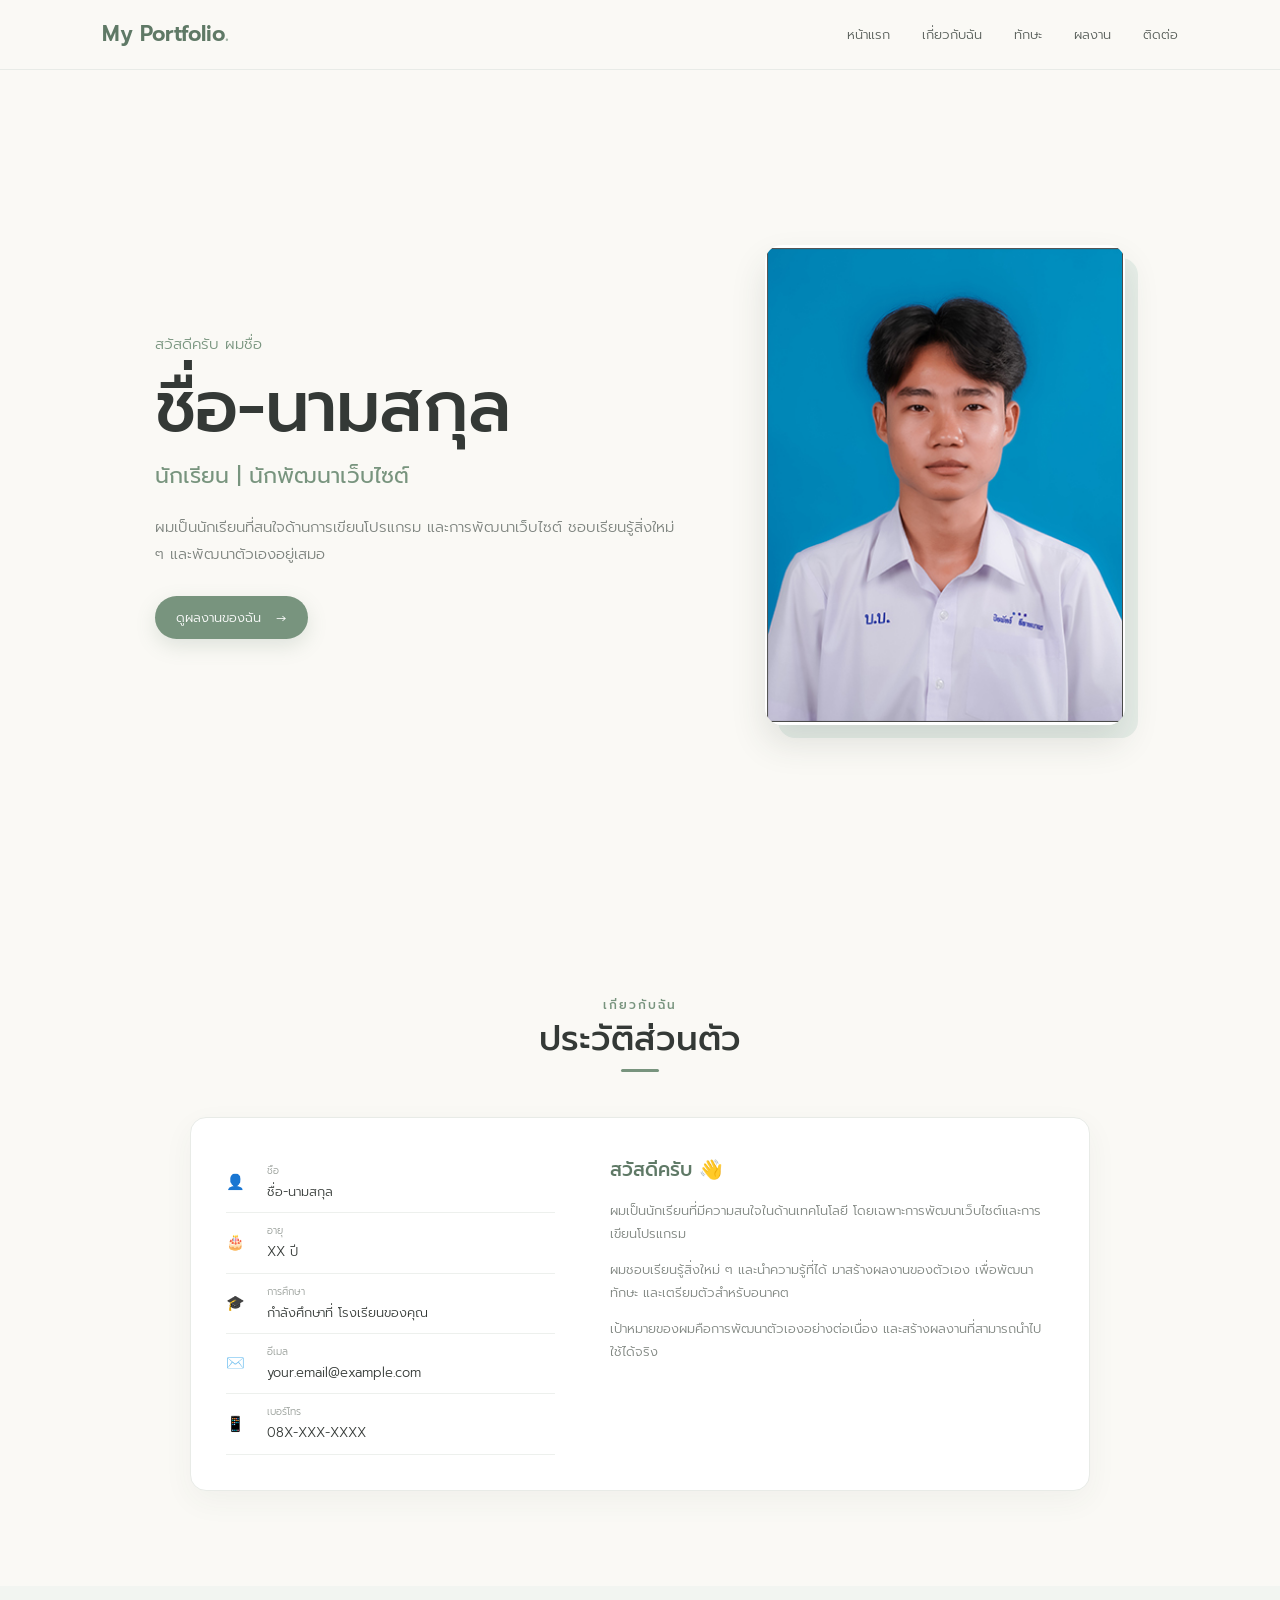
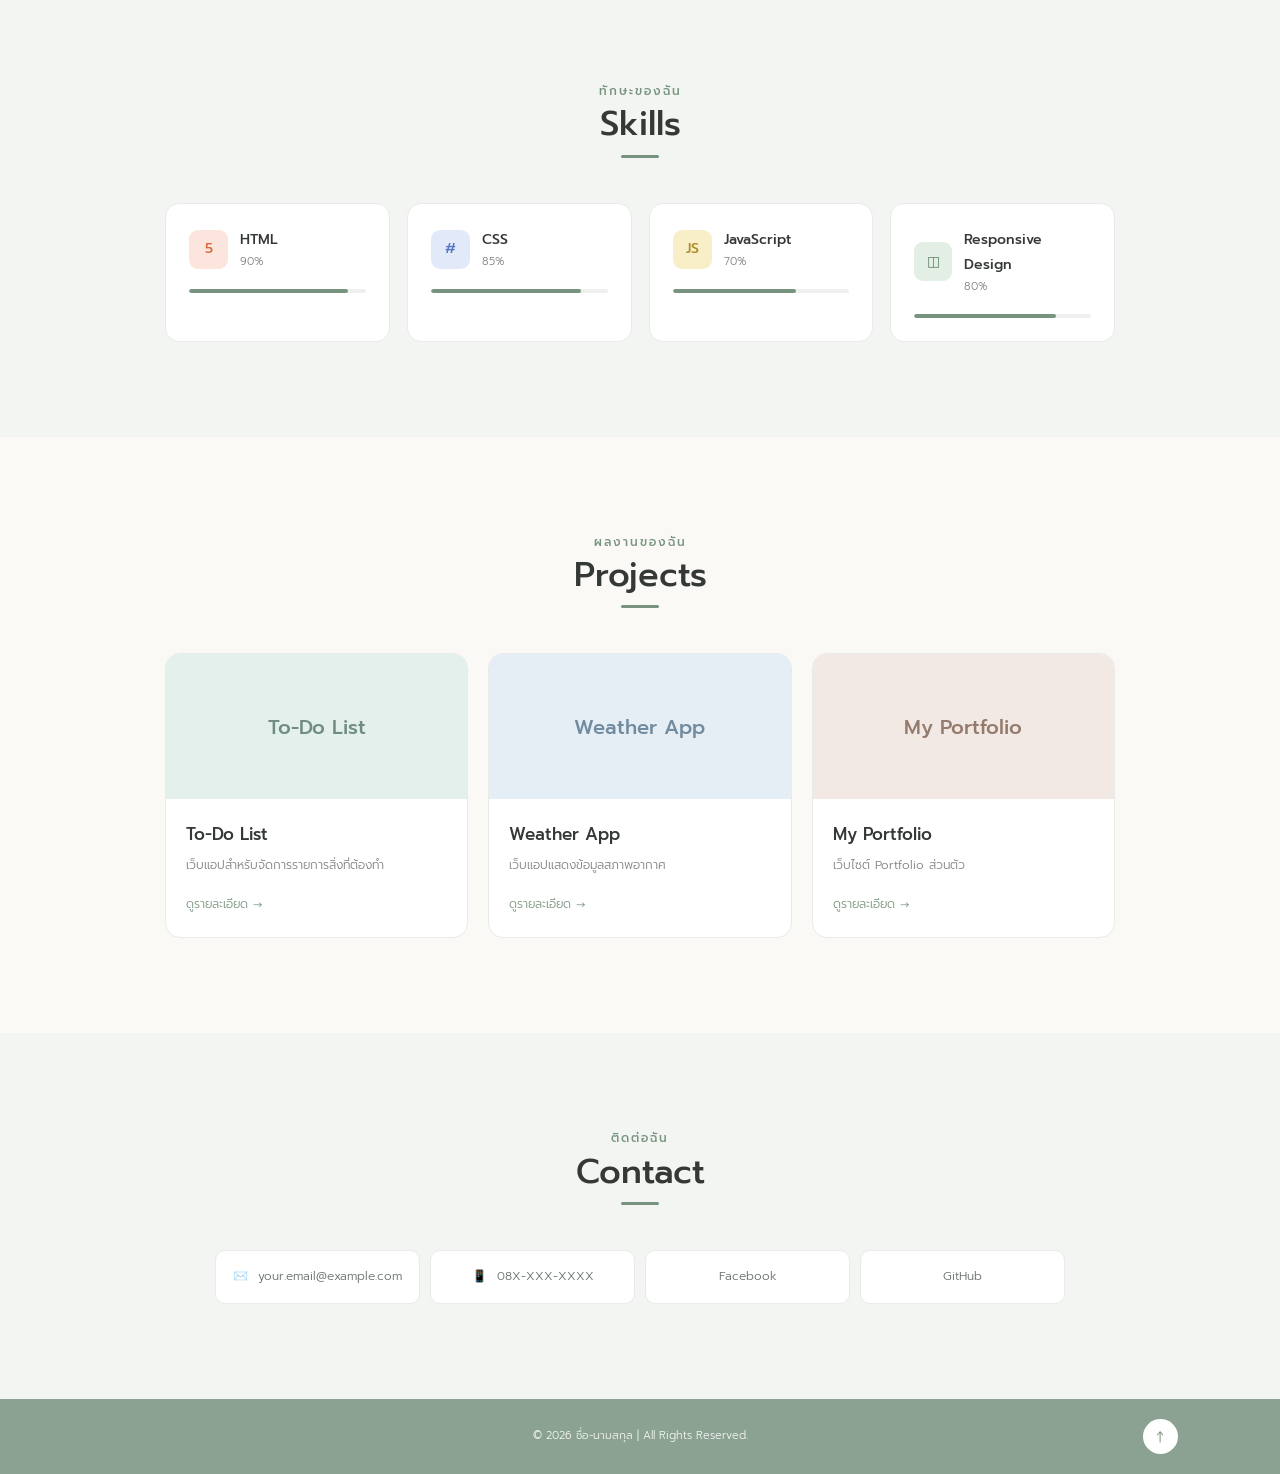
<file: index.htm>
<!DOCTYPE html>
<html lang="th">
<head>
    <meta charset="UTF-8">
    <meta name="viewport" content="width=device-width, initial-scale=1.0">

    <title>My Portfolio</title>

    <!-- Google Font -->
    <link rel="preconnect" href="https://fonts.googleapis.com">
    <link rel="preconnect" href="https://fonts.gstatic.com" crossorigin>

    <link
        href="https://fonts.googleapis.com/css2?family=Prompt:wght@300;400;500;600&display=swap"
        rel="stylesheet"
    >

    <!-- CSS -->
    <link rel="stylesheet" href="style.css">
</head>

<body>

<!-- =========================
     NAVBAR
========================= -->

<header class="navbar">

    <a href="#home" class="logo">
        My Portfolio<span>.</span>
    </a>

    <nav>
        <a href="#home">หน้าแรก</a>
        <a href="#about">เกี่ยวกับฉัน</a>
        <a href="#skills">ทักษะ</a>
        <a href="#projects">ผลงาน</a>
        <a href="#contact">ติดต่อ</a>
    </nav>

</header>


<!-- =========================
     HERO
========================= -->

<section id="home" class="hero">

    <div class="hero-text">

        <p class="small-title">
            สวัสดีครับ ผมชื่อ
        </p>

        <h1>
            ชื่อ-นามสกุล
        </h1>

        <h2>
            นักเรียน | นักพัฒนาเว็บไซต์
        </h2>

        <p class="description">
            ผมเป็นนักเรียนที่สนใจด้านการเขียนโปรแกรม
            และการพัฒนาเว็บไซต์ ชอบเรียนรู้สิ่งใหม่ ๆ
            และพัฒนาตัวเองอยู่เสมอ
        </p>

        <a href="#projects" class="main-button">
            ดูผลงานของฉัน
            <span>→</span>
        </a>

    </div>


    <!-- รูปโปรไฟล์ -->

    <div class="profile-area">

        <div class="profile-decoration"></div>

        <img
            src="603-04.jpg"
            alt="รูปโปรไฟล์"
            class="profile-image"
        >

    </div>

</section>



<!-- =========================
     ABOUT
========================= -->

<section id="about" class="section">

    <div class="section-title">

        <p>เกี่ยวกับฉัน</p>

        <h2>
            ประวัติส่วนตัว
        </h2>

        <div class="title-line"></div>

    </div>


    <div class="about-box">

        <div class="personal-info">

            <div class="info-row">
                <span>👤</span>

                <div>
                    <small>ชื่อ</small>
                    <p>ชื่อ-นามสกุล</p>
                </div>
            </div>


            <div class="info-row">
                <span>🎂</span>

                <div>
                    <small>อายุ</small>
                    <p>XX ปี</p>
                </div>
            </div>


            <div class="info-row">
                <span>🎓</span>

                <div>
                    <small>การศึกษา</small>
                    <p>กำลังศึกษาที่ โรงเรียนของคุณ</p>
                </div>
            </div>


            <div class="info-row">
                <span>✉️</span>

                <div>
                    <small>อีเมล</small>
                    <p>your.email@example.com</p>
                </div>
            </div>


            <div class="info-row">
                <span>📱</span>

                <div>
                    <small>เบอร์โทร</small>
                    <p>08X-XXX-XXXX</p>
                </div>
            </div>

        </div>


        <div class="about-text">

            <h3>
                สวัสดีครับ 👋
            </h3>

            <p>
                ผมเป็นนักเรียนที่มีความสนใจในด้านเทคโนโลยี
                โดยเฉพาะการพัฒนาเว็บไซต์และการเขียนโปรแกรม
            </p>

            <p>
                ผมชอบเรียนรู้สิ่งใหม่ ๆ และนำความรู้ที่ได้
                มาสร้างผลงานของตัวเอง เพื่อพัฒนาทักษะ
                และเตรียมตัวสำหรับอนาคต
            </p>

            <p>
                เป้าหมายของผมคือการพัฒนาตัวเองอย่างต่อเนื่อง
                และสร้างผลงานที่สามารถนำไปใช้ได้จริง
            </p>

        </div>

    </div>

</section>



<!-- =========================
     SKILLS
========================= -->

<section id="skills" class="section light-section">

    <div class="section-title">

        <p>ทักษะของฉัน</p>

        <h2>
            Skills
        </h2>

        <div class="title-line"></div>

    </div>


    <div class="skills">

        <!-- HTML -->

        <div class="skill-card">

            <div class="skill-top">

                <div class="skill-icon html">
                    5
                </div>

                <div>
                    <h3>HTML</h3>
                    <p>90%</p>
                </div>

            </div>

            <div class="progress">
                <div style="width:90%"></div>
            </div>

        </div>


        <!-- CSS -->

        <div class="skill-card">

            <div class="skill-top">

                <div class="skill-icon css">
                    #
                </div>

                <div>
                    <h3>CSS</h3>
                    <p>85%</p>
                </div>

            </div>

            <div class="progress">
                <div style="width:85%"></div>
            </div>

        </div>


        <!-- JavaScript -->

        <div class="skill-card">

            <div class="skill-top">

                <div class="skill-icon js">
                    JS
                </div>

                <div>
                    <h3>JavaScript</h3>
                    <p>70%</p>
                </div>

            </div>

            <div class="progress">
                <div style="width:70%"></div>
            </div>

        </div>


        <!-- Responsive -->

        <div class="skill-card">

            <div class="skill-top">

                <div class="skill-icon responsive">
                    ◫
                </div>

                <div>
                    <h3>Responsive Design</h3>
                    <p>80%</p>
                </div>

            </div>

            <div class="progress">
                <div style="width:80%"></div>
            </div>

        </div>

    </div>

</section>



<!-- =========================
     PROJECTS
========================= -->

<section id="projects" class="section">

    <div class="section-title">

        <p>ผลงานของฉัน</p>

        <h2>
            Projects
        </h2>

        <div class="title-line"></div>

    </div>


    <div class="projects">


        <!-- PROJECT 1 -->

        <div class="project-card">

            <div class="project-image project-one">
                To-Do List
            </div>

            <div class="project-content">

                <h3>
                    To-Do List
                </h3>

                <p>
                    เว็บแอปสำหรับจัดการรายการสิ่งที่ต้องทำ
                </p>

                <a href="#">
                    ดูรายละเอียด →
                </a>

            </div>

        </div>



        <!-- PROJECT 2 -->

        <div class="project-card">

            <div class="project-image project-two">
                Weather App
            </div>

            <div class="project-content">

                <h3>
                    Weather App
                </h3>

                <p>
                    เว็บแอปแสดงข้อมูลสภาพอากาศ
                </p>

                <a href="#">
                    ดูรายละเอียด →
                </a>

            </div>

        </div>



        <!-- PROJECT 3 -->

        <div class="project-card">

            <div class="project-image project-three">
                My Portfolio
            </div>

            <div class="project-content">

                <h3>
                    My Portfolio
                </h3>

                <p>
                    เว็บไซต์ Portfolio ส่วนตัว
                </p>

                <a href="#">
                    ดูรายละเอียด →
                </a>

            </div>

        </div>

    </div>

</section>



<!-- =========================
     CONTACT
========================= -->

<section id="contact" class="section light-section contact">

    <div class="section-title">

        <p>ติดต่อฉัน</p>

        <h2>
            Contact
        </h2>

        <div class="title-line"></div>

    </div>


    <div class="contact-list">

        <a href="mailto:your.email@example.com">
            ✉️
            <span>
                your.email@example.com
            </span>
        </a>


        <a href="#">
            📱
            <span>
                08X-XXX-XXXX
            </span>
        </a>


        <a href="#">
            Facebook
        </a>


        <a href="#">
            GitHub
        </a>

    </div>

</section>



<!-- =========================
     FOOTER
========================= -->

<footer>

    <p>
        © 2026 ชื่อ-นามสกุล
        | All Rights Reserved.
    </p>

    <a href="#home">
        ↑
    </a>

</footer>


</body>
</html>
</file>
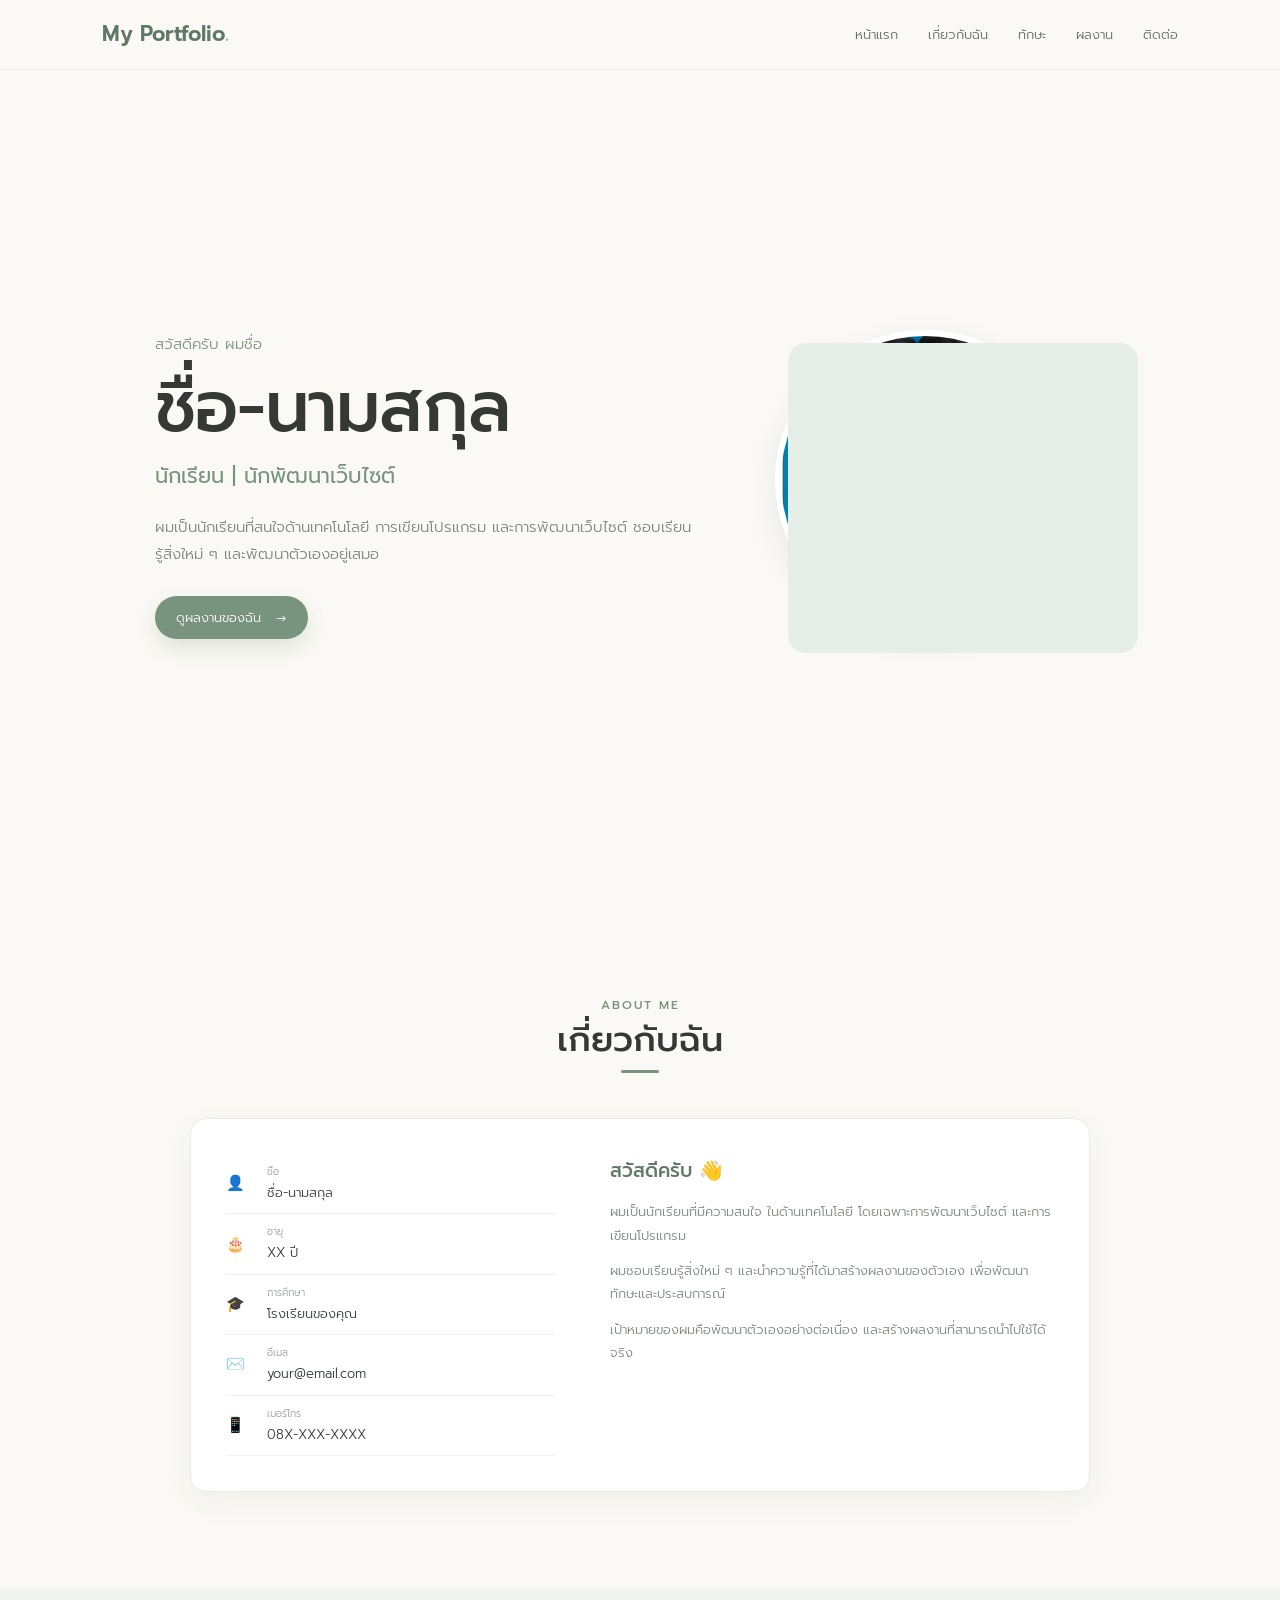
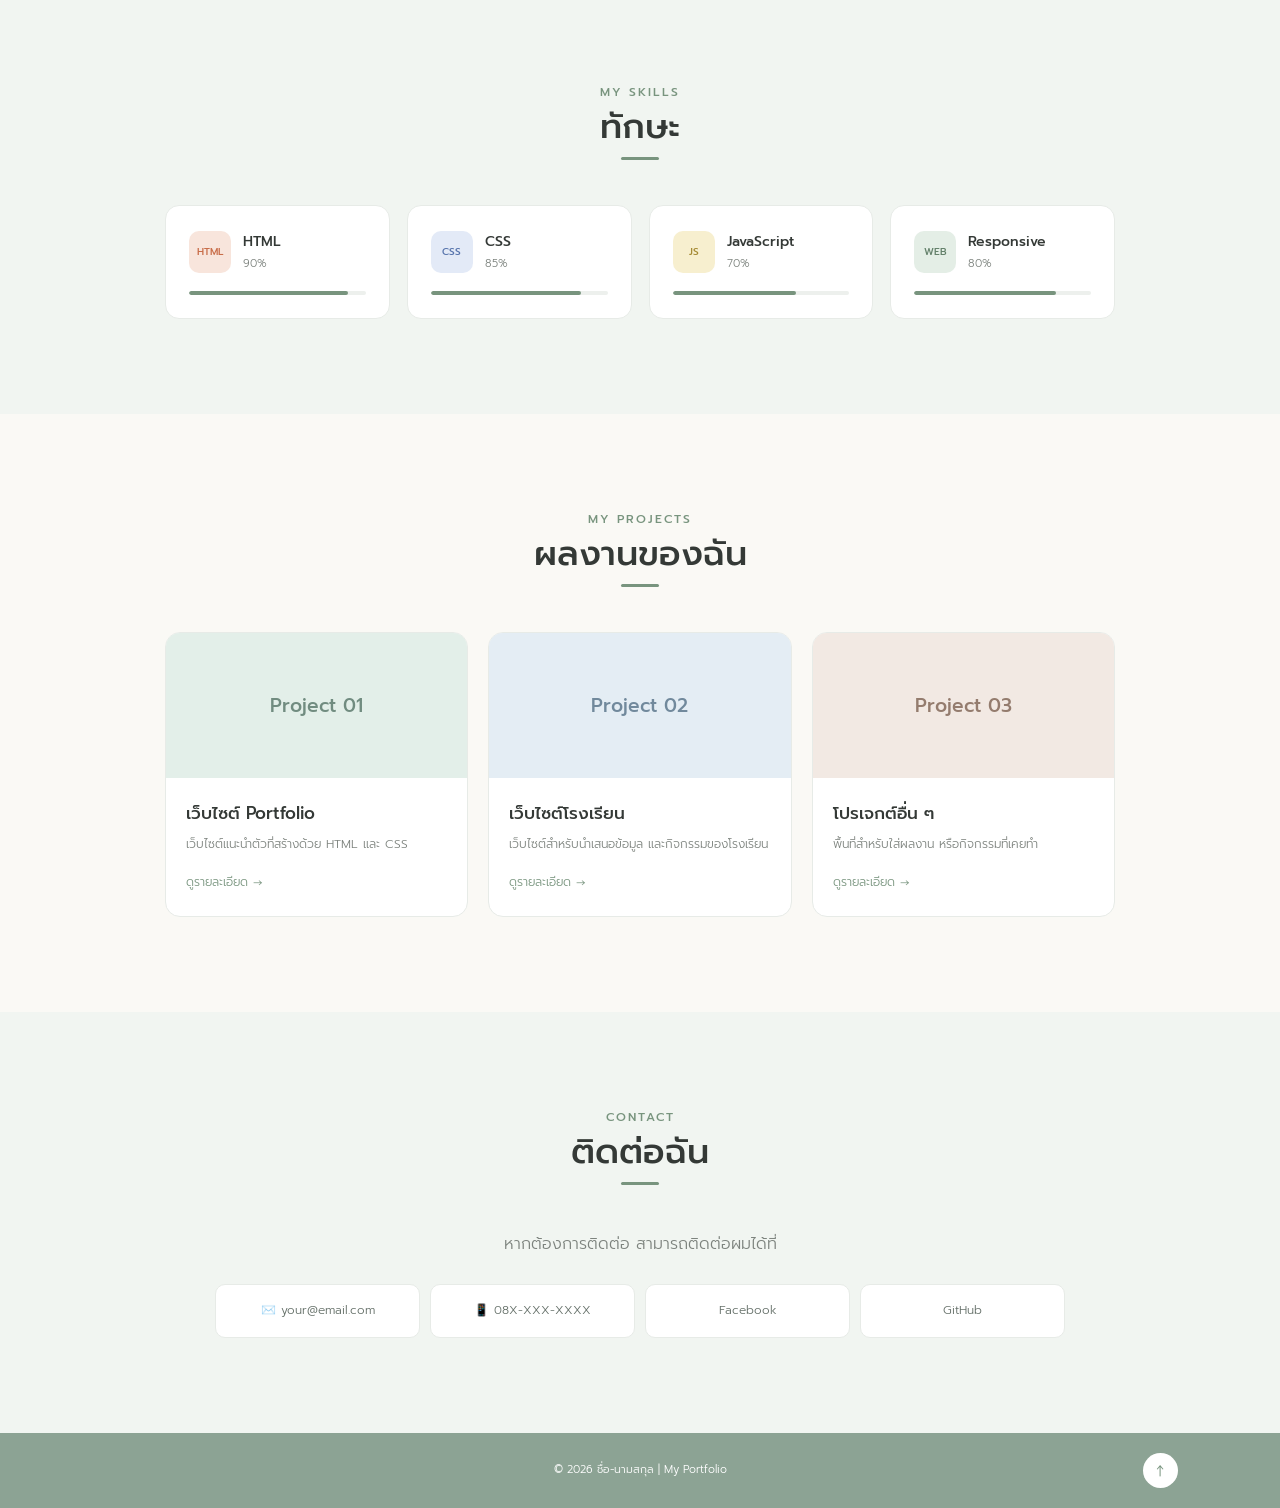
<file: images/index.html>
<!DOCTYPE html>
<html lang="th">

<head>
    <meta charset="UTF-8">

    <meta name="viewport"
          content="width=device-width, initial-scale=1.0">

    <title>My Portfolio</title>

    <!-- Google Font -->
    <link rel="preconnect"
          href="https://fonts.googleapis.com">

    <link rel="preconnect"
          href="https://fonts.gstatic.com"
          crossorigin>

    <link
        href="https://fonts.googleapis.com/css2?family=Prompt:wght@300;400;500;600&display=swap"
        rel="stylesheet">

    <!-- CSS -->
    <link rel="stylesheet" href="style.css">
</head>


<body>


<!-- =========================
     NAVBAR
========================= -->

<header class="navbar">

    <a href="#home" class="logo">
        My Portfolio<span>.</span>
    </a>

    <nav>

        <a href="#home">
            หน้าแรก
        </a>

        <a href="#about">
            เกี่ยวกับฉัน
        </a>

        <a href="#skills">
            ทักษะ
        </a>

        <a href="#projects">
            ผลงาน
        </a>

        <a href="#contact">
            ติดต่อ
        </a>

    </nav>

</header>



<!-- =========================
     HERO
========================= -->

<section id="home" class="hero">

    <div class="hero-text">

        <p class="small-title">
            สวัสดีครับ ผมชื่อ
        </p>


        <h1>
            ชื่อ-นามสกุล
        </h1>


        <h2>
            นักเรียน | นักพัฒนาเว็บไซต์
        </h2>


        <p class="description">

            ผมเป็นนักเรียนที่สนใจด้านเทคโนโลยี
            การเขียนโปรแกรม และการพัฒนาเว็บไซต์
            ชอบเรียนรู้สิ่งใหม่ ๆ และพัฒนาตัวเองอยู่เสมอ

        </p>


        <a href="#projects"
           class="main-button">

            ดูผลงานของฉัน

            <span>→</span>

        </a>

    </div>



    <!-- รูปโปรไฟล์ -->

    <div class="profile-area">

        <div class="profile-decoration"></div>

        <img
            src="603-04.jpg"
            alt="รูปโปรไฟล์"
            class="profile-image"
        >

    </div>

</section>



<!-- =========================
     ABOUT
========================= -->

<section id="about"
         class="section">


    <div class="section-title">

        <p>
            ABOUT ME
        </p>

        <h2>
            เกี่ยวกับฉัน
        </h2>

        <div class="title-line"></div>

    </div>



    <div class="about-box">


        <!-- ข้อมูลส่วนตัว -->

        <div class="personal-info">


            <div class="info-row">

                <span>👤</span>

                <div>

                    <small>
                        ชื่อ
                    </small>

                    <p>
                        ชื่อ-นามสกุล
                    </p>

                </div>

            </div>



            <div class="info-row">

                <span>🎂</span>

                <div>

                    <small>
                        อายุ
                    </small>

                    <p>
                        XX ปี
                    </p>

                </div>

            </div>



            <div class="info-row">

                <span>🎓</span>

                <div>

                    <small>
                        การศึกษา
                    </small>

                    <p>
                        โรงเรียนของคุณ
                    </p>

                </div>

            </div>



            <div class="info-row">

                <span>✉️</span>

                <div>

                    <small>
                        อีเมล
                    </small>

                    <p>
                        your@email.com
                    </p>

                </div>

            </div>



            <div class="info-row">

                <span>📱</span>

                <div>

                    <small>
                        เบอร์โทร
                    </small>

                    <p>
                        08X-XXX-XXXX
                    </p>

                </div>

            </div>

        </div>



        <!-- รายละเอียด -->

        <div class="about-text">

            <h3>
                สวัสดีครับ 👋
            </h3>


            <p>

                ผมเป็นนักเรียนที่มีความสนใจ
                ในด้านเทคโนโลยี โดยเฉพาะการพัฒนาเว็บไซต์
                และการเขียนโปรแกรม

            </p>


            <p>

                ผมชอบเรียนรู้สิ่งใหม่ ๆ
                และนำความรู้ที่ได้มาสร้างผลงานของตัวเอง
                เพื่อพัฒนาทักษะและประสบการณ์

            </p>


            <p>

                เป้าหมายของผมคือพัฒนาตัวเองอย่างต่อเนื่อง
                และสร้างผลงานที่สามารถนำไปใช้ได้จริง

            </p>

        </div>

    </div>

</section>



<!-- =========================
     SKILLS
========================= -->

<section id="skills"
         class="section light-section">


    <div class="section-title">

        <p>
            MY SKILLS
        </p>

        <h2>
            ทักษะ
        </h2>

        <div class="title-line"></div>

    </div>



    <div class="skills">


        <!-- HTML -->

        <div class="skill-card">

            <div class="skill-top">

                <div class="skill-icon html">
                    HTML
                </div>

                <div>

                    <h3>
                        HTML
                    </h3>

                    <p>
                        90%
                    </p>

                </div>

            </div>


            <div class="progress">

                <div style="width:90%">
                </div>

            </div>

        </div>



        <!-- CSS -->

        <div class="skill-card">

            <div class="skill-top">

                <div class="skill-icon css">
                    CSS
                </div>

                <div>

                    <h3>
                        CSS
                    </h3>

                    <p>
                        85%
                    </p>

                </div>

            </div>


            <div class="progress">

                <div style="width:85%">
                </div>

            </div>

        </div>



        <!-- JavaScript -->

        <div class="skill-card">

            <div class="skill-top">

                <div class="skill-icon js">
                    JS
                </div>

                <div>

                    <h3>
                        JavaScript
                    </h3>

                    <p>
                        70%
                    </p>

                </div>

            </div>


            <div class="progress">

                <div style="width:70%">
                </div>

            </div>

        </div>



        <!-- Responsive -->

        <div class="skill-card">

            <div class="skill-top">

                <div class="skill-icon responsive">
                    WEB
                </div>

                <div>

                    <h3>
                        Responsive
                    </h3>

                    <p>
                        80%
                    </p>

                </div>

            </div>


            <div class="progress">

                <div style="width:80%">
                </div>

            </div>

        </div>

    </div>

</section>



<!-- =========================
     PROJECTS
========================= -->

<section id="projects"
         class="section">


    <div class="section-title">

        <p>
            MY PROJECTS
        </p>

        <h2>
            ผลงานของฉัน
        </h2>

        <div class="title-line"></div>

    </div>



    <div class="projects">


        <!-- Project 1 -->

        <div class="project-card">

            <div class="project-image project-one">

                Project 01

            </div>


            <div class="project-content">

                <h3>
                    เว็บไซต์ Portfolio
                </h3>

                <p>
                    เว็บไซต์แนะนำตัวที่สร้างด้วย HTML
                    และ CSS
                </p>

                <a href="#">
                    ดูรายละเอียด →
                </a>

            </div>

        </div>



        <!-- Project 2 -->

        <div class="project-card">

            <div class="project-image project-two">

                Project 02

            </div>


            <div class="project-content">

                <h3>
                    เว็บไซต์โรงเรียน
                </h3>

                <p>
                    เว็บไซต์สำหรับนำเสนอข้อมูล
                    และกิจกรรมของโรงเรียน
                </p>

                <a href="#">
                    ดูรายละเอียด →
                </a>

            </div>

        </div>



        <!-- Project 3 -->

        <div class="project-card">

            <div class="project-image project-three">

                Project 03

            </div>


            <div class="project-content">

                <h3>
                    โปรเจกต์อื่น ๆ
                </h3>

                <p>
                    พื้นที่สำหรับใส่ผลงาน
                    หรือกิจกรรมที่เคยทำ
                </p>

                <a href="#">
                    ดูรายละเอียด →
                </a>

            </div>

        </div>

    </div>

</section>



<!-- =========================
     CONTACT
========================= -->

<section id="contact"
         class="section light-section contact">


    <div class="section-title">

        <p>
            CONTACT
        </p>

        <h2>
            ติดต่อฉัน
        </h2>

        <div class="title-line"></div>

    </div>


    <p class="contact-text">

        หากต้องการติดต่อ สามารถติดต่อผมได้ที่

    </p>



    <div class="contact-list">


        <a href="mailto:your@email.com">

            ✉️

            <span>
                your@email.com
            </span>

        </a>


        <a href="#">

            📱

            <span>
                08X-XXX-XXXX
            </span>

        </a>


        <a href="#">

            Facebook

        </a>


        <a href="#">

            GitHub

        </a>

    </div>

</section>



<!-- =========================
     FOOTER
========================= -->

<footer>

    <p>
        © 2026 ชื่อ-นามสกุล
        | My Portfolio
    </p>


    <a href="#home">
        ↑
    </a>

</footer>


</body>

</html>
</file>
<file: style.css>
/* =====================================
   BASIC
===================================== */

* {
    margin: 0;
    padding: 0;
    box-sizing: border-box;
    scroll-behavior: smooth;
}

:root {

    --cream: #faf9f5;

    --white: #ffffff;

    --green: #78947e;

    --green-dark: #5f7966;

    --green-light: #e7eee8;

    --text: #343936;

    --gray: #7d837e;

    --border: #e8ebe7;

}


body {

    font-family: "Prompt", sans-serif;

    font-weight: 300;

    color: var(--text);

    background: var(--cream);

    line-height: 1.8;

}


a {

    text-decoration: none;

    color: inherit;

}



/* =====================================
   NAVBAR
===================================== */

.navbar {

    height: 70px;

    padding: 0 8%;

    display: flex;

    justify-content: space-between;

    align-items: center;

    position: sticky;

    top: 0;

    z-index: 100;

    background: rgba(250, 249, 245, 0.94);

    backdrop-filter: blur(12px);

    border-bottom: 1px solid var(--border);

}


.logo {

    font-size: 21px;

    font-weight: 600;

    color: var(--green-dark);

}


.logo span {

    color: #a4b5a7;

}


.navbar nav {

    display: flex;

    gap: 32px;

}


.navbar nav a {

    font-size: 13px;

    color: #555c57;

    transition: .25s;

}


.navbar nav a:hover {

    color: var(--green);

}



/* =====================================
   HERO
===================================== */

.hero {

    min-height: calc(100vh - 70px);

    max-width: 1150px;

    margin: auto;

    padding: 70px 7%;

    display: grid;

    grid-template-columns: 1fr 360px;

    align-items: center;

    gap: 80px;

    position: relative;

}


.hero-text {

    max-width: 600px;

}


.small-title {

    color: var(--green);

    font-size: 15px;

    margin-bottom: 10px;

}


.hero h1 {

    font-size: clamp(45px, 6vw, 70px);

    line-height: 1.15;

    font-weight: 500;

    letter-spacing: -1px;

}


.hero h2 {

    color: var(--green);

    font-size: 22px;

    font-weight: 400;

    margin: 8px 0 18px;

}


.description {

    color: var(--gray);

    font-size: 15px;

    max-width: 540px;

    margin-bottom: 28px;

}


.main-button {

    display: inline-flex;

    gap: 15px;

    align-items: center;

    padding: 10px 21px;

    border-radius: 30px;

    background: var(--green);

    color: white;

    font-size: 13px;

    box-shadow: 0 7px 20px rgba(100, 125, 105, .18);

    transition: .25s;

}


.main-button:hover {

    background: var(--green-dark);

    transform: translateY(-2px);

}


.profile-area {

    position: relative;

}


.profile-image {

    width: 100%;

    display: block;

    border-radius: 17px;

    position: relative;

    z-index: 2;

    box-shadow: 0 18px 35px rgba(50, 65, 55, .13);

}


.profile-decoration {

    position: absolute;

    width: 100%;

    height: 100%;

    right: -13px;

    bottom: -13px;

    background: var(--green-light);

    border-radius: 17px;

}



/* =====================================
   SECTIONS
===================================== */

.section {

    padding: 95px 8%;

}


.light-section {

    background: #f2f5f1;

}


.section-title {

    text-align: center;

    margin-bottom: 45px;

}


.section-title p {

    color: var(--green);

    font-size: 12px;

    letter-spacing: 2px;

    font-weight: 500;

}


.section-title h2 {

    font-size: 34px;

    font-weight: 500;

    line-height: 1.3;

}


.title-line {

    width: 38px;

    height: 3px;

    border-radius: 10px;

    background: var(--green);

    margin: 8px auto;

}



/* =====================================
   ABOUT
===================================== */

.about-box {

    max-width: 900px;

    margin: auto;

    padding: 35px;

    display: grid;

    grid-template-columns: .85fr 1.15fr;

    gap: 55px;

    background: white;

    border: 1px solid var(--border);

    border-radius: 16px;

    box-shadow: 0 10px 30px rgba(60, 70, 60, .05);

}


.info-row {

    display: flex;

    align-items: center;

    gap: 13px;

    padding: 9px 0;

    border-bottom: 1px solid #edf0ed;

}


.info-row > span {

    width: 28px;

    font-size: 15px;

}


.info-row small {

    display: block;

    color: #999f9a;

    font-size: 10px;

}


.info-row p {

    font-size: 13px;

}


.about-text h3 {

    font-size: 19px;

    font-weight: 500;

    margin-bottom: 12px;

    color: var(--green-dark);

}


.about-text p {

    color: var(--gray);

    font-size: 13px;

    margin-bottom: 12px;

}



/* =====================================
   SKILLS
===================================== */

.skills {

    max-width: 950px;

    margin: auto;

    display: grid;

    grid-template-columns: repeat(4, 1fr);

    gap: 17px;

}


.skill-card {

    padding: 23px;

    background: white;

    border: 1px solid var(--border);

    border-radius: 14px;

}


.skill-top {

    display: flex;

    align-items: center;

    gap: 12px;

}


.skill-icon {

    width: 39px;

    height: 39px;

    display: flex;

    align-items: center;

    justify-content: center;

    border-radius: 9px;

    font-size: 14px;

    font-weight: 500;

}


.html {

    background: #fbe5dc;

    color: #d86c3e;

}


.css {

    background: #e2eafa;

    color: #5276bf;

}


.js {

    background: #f8efc9;

    color: #ad8c28;

}


.responsive {

    background: #e3eee4;

    color: #63826a;

}


.skill-top h3 {

    font-size: 14px;

    font-weight: 500;

}


.skill-top p {

    color: var(--gray);

    font-size: 11px;

}


.progress {

    height: 4px;

    margin-top: 17px;

    background: #edf0ed;

    border-radius: 10px;

    overflow: hidden;

}


.progress div {

    height: 100%;

    background: var(--green);

    border-radius: 10px;

}



/* =====================================
   PROJECTS
===================================== */

.projects {

    max-width: 950px;

    margin: auto;

    display: grid;

    grid-template-columns: repeat(3, 1fr);

    gap: 20px;

}


.project-card {

    background: white;

    border-radius: 15px;

    overflow: hidden;

    border: 1px solid var(--border);

    transition: .25s;

}


.project-card:hover {

    transform: translateY(-5px);

    box-shadow: 0 15px 30px rgba(50, 65, 55, .08);

}


.project-image {

    height: 145px;

    display: flex;

    justify-content: center;

    align-items: center;

    font-size: 20px;

    font-weight: 500;

}


.project-one {

    background: #e4f0eb;

    color: #718d81;

}


.project-two {

    background: #e5eef5;

    color: #718ba0;

}


.project-three {

    background: #f2e9e4;

    color: #947b6d;

}


.project-content {

    padding: 20px;

}


.project-content h3 {

    font-size: 17px;

    font-weight: 500;

}


.project-content p {

    color: var(--gray);

    font-size: 12px;

    margin: 5px 0 12px;

}


.project-content a {

    color: var(--green);

    font-size: 12px;

}



/* =====================================
   CONTACT
===================================== */

.contact-list {

    max-width: 850px;

    margin: auto;

    display: grid;

    grid-template-columns: repeat(4, 1fr);

    gap: 10px;

}


.contact-list a {

    background: white;

    border: 1px solid var(--border);

    border-radius: 10px;

    padding: 15px;

    text-align: center;

    font-size: 12px;

    color: #657069;

    transition: .25s;

}


.contact-list a:hover {

    background: var(--green-light);

    color: var(--green-dark);

}


.contact-list span {

    margin-left: 5px;

}



/* =====================================
   FOOTER
===================================== */

footer {

    min-height: 75px;

    padding: 20px 8%;

    background: #8ba292;

    color: white;

    display: flex;

    align-items: center;

    justify-content: center;

    position: relative;

}


footer p {

    font-size: 11px;

    opacity: .9;

}


footer a {

    position: absolute;

    right: 8%;

    width: 35px;

    height: 35px;

    display: flex;

    align-items: center;

    justify-content: center;

    background: white;

    color: var(--green);

    border-radius: 50%;

}



/* =====================================
   RESPONSIVE
===================================== */

@media (max-width: 900px) {

    .hero {

        grid-template-columns: 1fr;

        text-align: center;

        gap: 45px;

        padding-top: 60px;

    }


    .hero-text {

        margin: auto;

    }


    .description {

        margin-left: auto;

        margin-right: auto;

    }


    .profile-area {

        width: min(300px, 75vw);

        margin: auto;

    }


    .about-box {

        grid-template-columns: 1fr;

        gap: 30px;

    }


    .skills {

        grid-template-columns: repeat(2, 1fr);

    }


    .projects {

        grid-template-columns: 1fr;

        max-width: 450px;

    }


    .contact-list {

        grid-template-columns: repeat(2, 1fr);

    }

}



@media (max-width: 600px) {

    .navbar {

        height: auto;

        padding: 15px 5%;

        flex-direction: column;

        gap: 8px;

    }


    .navbar nav {

        gap: 15px;

        flex-wrap: wrap;

        justify-content: center;

    }


    .navbar nav a {

        font-size: 11px;

    }


    .hero {

        padding: 55px 7%;

    }


    .hero h1 {

        font-size: 42px;

    }


    .hero h2 {

        font-size: 18px;

    }


    .section {

        padding: 70px 7%;

    }


    .section-title h2 {

        font-size: 30px;

    }


    .about-box {

        padding: 23px;

    }


    .skills {

        grid-template-columns: 1fr;

    }


    .contact-list {

        grid-template-columns: 1fr;

    }

}
</file>
<file: images/style.css>
/* =================================
   COLOR
================================= */

:root {

    --background: #faf9f5;

    --white: #ffffff;

    --green: #78947e;

    --green-dark: #5f7966;

    --green-light: #e5eee7;

    --text: #343936;

    --gray: #7d837e;

    --border: #e7ebe7;

}



/* =================================
   RESET
================================= */

* {

    margin: 0;

    padding: 0;

    box-sizing: border-box;

    scroll-behavior: smooth;

}


body {

    font-family: "Prompt", sans-serif;

    font-weight: 300;

    color: var(--text);

    background: var(--background);

    line-height: 1.8;

}


a {

    text-decoration: none;

    color: inherit;

}



/* =================================
   NAVBAR
================================= */

.navbar {

    height: 70px;

    padding: 0 8%;

    display: flex;

    justify-content: space-between;

    align-items: center;

    position: sticky;

    top: 0;

    z-index: 100;

    background: rgba(250, 249, 245, .94);

    backdrop-filter: blur(10px);

    border-bottom: 1px solid var(--border);

}


.logo {

    font-size: 21px;

    font-weight: 600;

    color: var(--green-dark);

}


.logo span {

    color: #a5b6a8;

}


.navbar nav {

    display: flex;

    gap: 30px;

}


.navbar nav a {

    color: #626963;

    font-size: 13px;

    transition: .25s;

}


.navbar nav a:hover {

    color: var(--green);

}



/* =================================
   HERO
================================= */

.hero {

    min-height: calc(100vh - 70px);

    max-width: 1150px;

    margin: auto;

    padding: 70px 7%;

    display: grid;

    grid-template-columns: 1fr 350px;

    align-items: center;

    gap: 80px;

}


.hero-text {

    max-width: 600px;

}


.small-title {

    color: var(--green);

    font-size: 15px;

    margin-bottom: 8px;

}


.hero h1 {

    font-size: clamp(45px, 6vw, 70px);

    font-weight: 500;

    line-height: 1.2;

    letter-spacing: -1px;

}


.hero h2 {

    color: var(--green);

    font-size: 21px;

    font-weight: 400;

    margin: 8px 0 18px;

}


.description {

    color: var(--gray);

    font-size: 15px;

    margin-bottom: 28px;

}


.main-button {

    display: inline-flex;

    align-items: center;

    gap: 15px;

    padding: 10px 21px;

    border-radius: 30px;

    background: var(--green);

    color: white;

    font-size: 13px;

    box-shadow: 0 8px 20px rgba(80, 110, 90, .16);

    transition: .25s;

}


.main-button:hover {

    background: var(--green-dark);

    transform: translateY(-2px);

}



/* =================================
   PROFILE
================================= */

.profile-area {

    position: relative;

}


.profile-image {
    width: 300px;
    height: 300px;
    object-fit: cover;
    border-radius: 50%;
    border: 6px solid #ffffff;
    box-shadow: 0 10px 30px rgba(0, 0, 0, 0.08);
}


.profile-decoration {

    position: absolute;

    width: 100%;

    height: 100%;

    right: -13px;

    bottom: -13px;

    border-radius: 18px;

    background: var(--green-light);

}



/* =================================
   SECTION
================================= */

.section {

    padding: 95px 8%;

}


.light-section {

    background: #f1f5f1;

}


.section-title {

    text-align: center;

    margin-bottom: 45px;

}


.section-title p {

    color: var(--green);

    font-size: 12px;

    letter-spacing: 2px;

    font-weight: 500;

}


.section-title h2 {

    font-size: 35px;

    font-weight: 500;

    line-height: 1.3;

}


.title-line {

    width: 38px;

    height: 3px;

    margin: 8px auto;

    border-radius: 10px;

    background: var(--green);

}



/* =================================
   ABOUT
================================= */

.about-box {

    max-width: 900px;

    margin: auto;

    padding: 35px;

    display: grid;

    grid-template-columns: .85fr 1.15fr;

    gap: 55px;

    background: white;

    border: 1px solid var(--border);

    border-radius: 16px;

    box-shadow: 0 10px 30px rgba(60, 70, 60, .05);

}


.info-row {

    display: flex;

    align-items: center;

    gap: 13px;

    padding: 9px 0;

    border-bottom: 1px solid #edf0ed;

}


.info-row > span {

    width: 28px;

    font-size: 15px;

}


.info-row small {

    display: block;

    color: #9a9f9b;

    font-size: 10px;

}


.info-row p {

    font-size: 13px;

}


.about-text h3 {

    color: var(--green-dark);

    font-size: 19px;

    font-weight: 500;

    margin-bottom: 12px;

}


.about-text p {

    color: var(--gray);

    font-size: 13px;

    margin-bottom: 12px;

}



/* =================================
   SKILLS
================================= */

.skills {

    max-width: 950px;

    margin: auto;

    display: grid;

    grid-template-columns: repeat(4, 1fr);

    gap: 17px;

}


.skill-card {

    padding: 23px;

    background: white;

    border: 1px solid var(--border);

    border-radius: 14px;

}


.skill-top {

    display: flex;

    align-items: center;

    gap: 12px;

}


.skill-icon {

    width: 42px;

    height: 42px;

    display: flex;

    justify-content: center;

    align-items: center;

    border-radius: 10px;

    font-size: 10px;

    font-weight: 500;

}


.html {

    background: #f8e5dc;

    color: #c86d49;

}


.css {

    background: #e3eaf7;

    color: #5875ad;

}


.js {

    background: #f7efcf;

    color: #a58b35;

}


.responsive {

    background: #e4eee6;

    color: #64816b;

}


.skill-top h3 {

    font-size: 14px;

    font-weight: 500;

}


.skill-top p {

    color: var(--gray);

    font-size: 11px;

}


.progress {

    height: 4px;

    margin-top: 17px;

    overflow: hidden;

    border-radius: 10px;

    background: #edf0ed;

}


.progress div {

    height: 100%;

    border-radius: 10px;

    background: var(--green);

}



/* =================================
   PROJECT
================================= */

.projects {

    max-width: 950px;

    margin: auto;

    display: grid;

    grid-template-columns: repeat(3, 1fr);

    gap: 20px;

}


.project-card {

    overflow: hidden;

    background: white;

    border: 1px solid var(--border);

    border-radius: 15px;

    transition: .25s;

}


.project-card:hover {

    transform: translateY(-5px);

    box-shadow: 0 15px 30px rgba(50, 65, 55, .08);

}


.project-image {

    height: 145px;

    display: flex;

    justify-content: center;

    align-items: center;

    font-size: 19px;

    font-weight: 500;

}


.project-one {

    background: #e3efe9;

    color: #718c80;

}


.project-two {

    background: #e4edf4;

    color: #71899c;

}


.project-three {

    background: #f2e9e3;

    color: #947c6e;

}


.project-content {

    padding: 20px;

}


.project-content h3 {

    font-size: 17px;

    font-weight: 500;

}


.project-content p {

    color: var(--gray);

    font-size: 12px;

    margin: 5px 0 12px;

}


.project-content a {

    color: var(--green);

    font-size: 12px;

}



/* =================================
   CONTACT
================================= */

.contact {

    text-align: center;

}


.contact-text {

    color: var(--gray);

    margin-bottom: 25px;

}


.contact-list {

    max-width: 850px;

    margin: auto;

    display: grid;

    grid-template-columns: repeat(4, 1fr);

    gap: 10px;

}


.contact-list a {

    padding: 15px;

    background: white;

    border: 1px solid var(--border);

    border-radius: 10px;

    color: #657069;

    font-size: 12px;

    transition: .25s;

}


.contact-list a:hover {

    background: var(--green-light);

    color: var(--green-dark);

}



/* =================================
   FOOTER
================================= */

footer {

    min-height: 75px;

    padding: 20px 8%;

    display: flex;

    justify-content: center;

    align-items: center;

    position: relative;

    background: #8ca394;

    color: white;

}


footer p {

    font-size: 11px;

}


footer a {

    position: absolute;

    right: 8%;

    width: 35px;

    height: 35px;

    display: flex;

    justify-content: center;

    align-items: center;

    border-radius: 50%;

    background: white;

    color: var(--green);

}



/* =================================
   TABLET
================================= */

@media (max-width: 900px) {

    .hero {

        grid-template-columns: 1fr;

        text-align: center;

        gap: 45px;

    }


    .hero-text {

        margin: auto;

    }


    .description {

        max-width: 600px;

        margin-left: auto;

        margin-right: auto;

    }


    .profile-area {

        width: min(300px, 75vw);

        margin: auto;

    }


    .about-box {

        grid-template-columns: 1fr;

        gap: 30px;

    }


    .skills {

        grid-template-columns: repeat(2, 1fr);

    }


    .projects {

        grid-template-columns: 1fr;

        max-width: 450px;

    }


    .contact-list {

        grid-template-columns: repeat(2, 1fr);

    }

}



/* =================================
   MOBILE
================================= */

@media (max-width: 600px) {

    .navbar {

        height: auto;

        padding: 15px 5%;

        flex-direction: column;

        gap: 8px;

    }


    .navbar nav {

        gap: 15px;

        flex-wrap: wrap;

        justify-content: center;

    }


    .navbar nav a {

        font-size: 11px;

    }


    .hero {

        padding: 55px 7%;

    }


    .hero h1 {

        font-size: 42px;

    }


    .hero h2 {

        font-size: 18px;

    }


    .section {

        padding: 70px 7%;

    }


    .section-title h2 {

        font-size: 30px;

    }


    .about-box {

        padding: 23px;

    }


    .skills {

        grid-template-columns: 1fr;

    }


    .contact-list {

        grid-template-columns: 1fr;

    }

}
</file>
